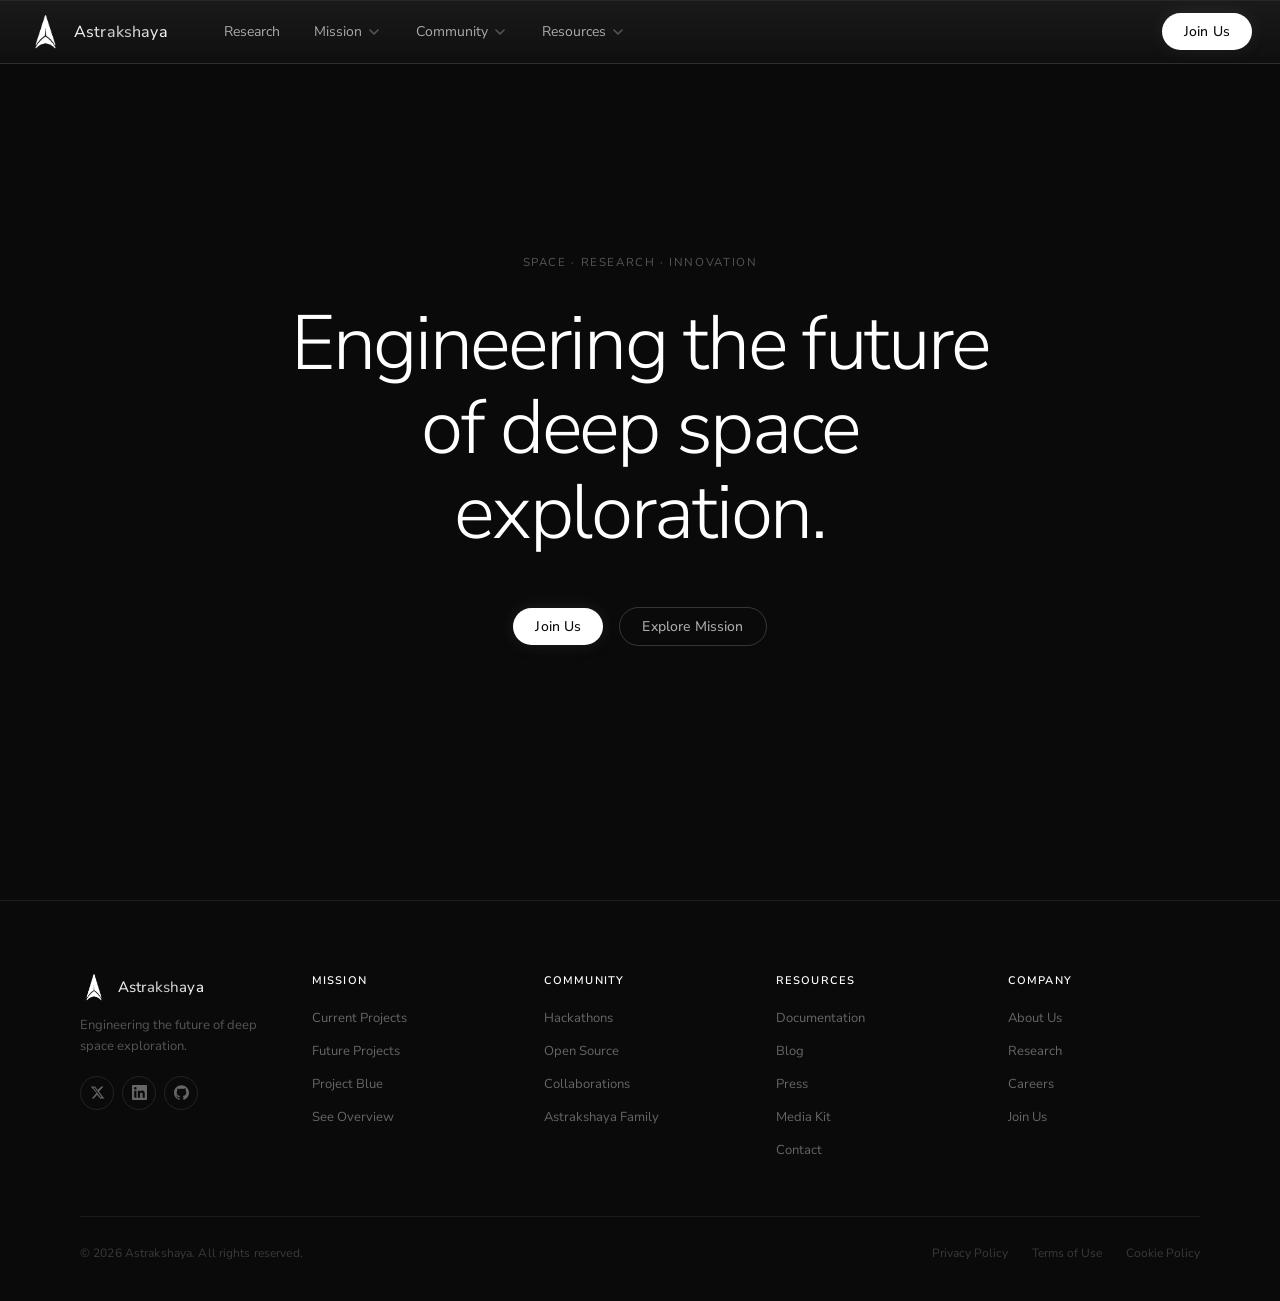
<file: index.html>
<!DOCTYPE html>
<html lang="en">
<head>
  <meta charset="UTF-8" />
  <meta name="viewport" content="width=device-width, initial-scale=1.0" />
  <title>Astrakshaya</title>
  <link rel="stylesheet" href="components/navbar/navbar.css" />
  <link rel="stylesheet" href="components/footer/footer.css" />
  <link rel="preconnect" href="https://fonts.googleapis.com" />
  <link rel="preconnect" href="https://fonts.gstatic.com" crossorigin />
  <link href="https://fonts.googleapis.com/css2?family=Nunito+Sans:opsz,wght@6..12,300;6..12,400;6..12,500;6..12,600&display=swap" rel="stylesheet" />
</head>
<body>

  <!-- Navbar loads here -->
  <header id="navbar-placeholder"></header>

  <main>
    <section class="hero">
      <div class="hero__content">
        <p class="hero__eyebrow">Space · Research · Innovation</p>
        <h1 class="hero__title">Engineering the future<br>of deep space exploration.</h1>
        <div class="hero__btns">
          <a href="html/join.html" class="navbar__cta">Join Us</a>
          <a href="html/mission.html" class="hero__btn-ghost">Explore Mission</a>
        </div>
      </div>
    </section>
  </main>

  <!-- Footer loads here -->
  <footer id="footer-placeholder"></footer>

  <!-- Component loader -->
  <script src="component.js"></script>
</body>
</html>
</file>
<file: components/navbar/navbar.css>
/* ============================================================
   ASTRAKSHAYA — NAVBAR CSS
   ============================================================ */

*, *::before, *::after { box-sizing: border-box; margin: 0; padding: 0; }

:root {
  --bg:           #0a0a0a;
  --nav-bg:       #0f0f0f;
  --drop-bg:      #141414;
  --border:       rgba(255,255,255,0.09);
  --border-drop:  rgba(255,255,255,0.11);
  --text:         #f2f2f2;
  --text-nav:     #aaaaaa;
  --text-nav-hov: #ffffff;
  --text-dim:     #555555;
  --text-head:    #e8e8e8;
  --text-sub:     #666666;
  --text-link:    #d0d0d0;
  --pill:         rgba(255,255,255,0.08);
  --pill-hover:   rgba(255,255,255,0.12);
  --pill-border:  rgba(255,255,255,0.13);
  --cta-bg:       #ffffff;
  --cta-fg:       #0a0a0a;
  --cta-hover:    #e8e8e8;
  --nav-h:        64px;
  --r-pill:       999px;
  --ease:         cubic-bezier(0.2, 0, 0, 1);
  --font:         'Nunito Sans', -apple-system, BlinkMacSystemFont, sans-serif;
}

html { scroll-behavior: smooth; }
body {
  font-family: var(--font);
  background: var(--bg);
  color: var(--text);
  -webkit-font-smoothing: antialiased;
}
a  { text-decoration: none; color: inherit; }
ul { list-style: none; }
button { background: none; border: none; cursor: pointer; font: inherit; color: inherit; padding: 0; }

/* ── NAVBAR ───────────────────────────────────────────────── */
.navbar {
  position: fixed;
  inset: 0 0 auto 0;
  z-index: 900;
}

.navbar__bar {
  height: var(--nav-h);
  background: linear-gradient(180deg, #1a1a1a 0%, #0f0f0f 100%);
  border-bottom: 1px solid var(--border);
  box-shadow: inset 0 1px 0 rgba(255,255,255,0.06);
  display: flex;
  align-items: center;
  padding: 0 28px;
  transition: box-shadow .3s var(--ease), background .3s var(--ease);
}

.navbar.is-scrolled .navbar__bar {
  background: linear-gradient(180deg, #191919 0%, #0d0d0d 100%);
  box-shadow:
    inset 0 1px 0 rgba(255,255,255,0.08),
    0 8px 40px rgba(0,0,0,0.8),
    0 2px 10px rgba(0,0,0,0.5);
  backdrop-filter: blur(16px);
  -webkit-backdrop-filter: blur(16px);
}

/* ── LOGO ─────────────────────────────────────────────────── */
.navbar__logo {
  display: flex;
  align-items: center;
  gap: 11px;
  flex-shrink: 0;
  margin-right: 40px;
  transition: opacity .2s;
}
.navbar__logo:hover { opacity: .82; }

.navbar__logo-img {
  width: 35px;
  height: 35px;
  object-fit: contain;
  display: block;
  filter: brightness(0) invert(1) brightness(1.1);
}

.navbar__logo-text {
  font-size: 1rem;
  font-weight: 500;
  letter-spacing: .01em;
  background: linear-gradient(135deg, #ffffff 0%, #c0c0c0 55%, #ffffff 100%);
  -webkit-background-clip: text;
  -webkit-text-fill-color: transparent;
  background-clip: text;
  line-height: 1;
}

/* ── NAV LIST ─────────────────────────────────────────────── */
.navbar__nav { flex: 1; }

.navbar__list {
  display: flex;
  align-items: center;
  gap: 2px;
}

.navbar__item { position: relative; }

.navbar__link,
.navbar__trigger {
  display: inline-flex;
  align-items: center;
  gap: 4px;
  padding: 7px 15px;
  border-radius: var(--r-pill);
  font-size: .875rem;
  font-weight: 400;
  color: var(--text-nav);
  background: transparent;
  border: 1px solid transparent;
  white-space: nowrap;
  transition: background .1s var(--ease), color .1s var(--ease), border-color .1s;
}
.navbar__link:hover,
.navbar__trigger:hover {
  color: var(--text-nav-hov);
  background: var(--pill);
  border-color: var(--pill-border);
}

.navbar__item--drop.is-open > .navbar__trigger {
  color: var(--text-nav-hov);
  background: var(--pill-hover);
  border-color: var(--pill-border);
}

.navbar__chevron {
  color: var(--text-dim);
  flex-shrink: 0;
  transition: transform .2s var(--ease), color .1s;
}
.navbar__item--drop.is-open > .navbar__trigger .navbar__chevron {
  transform: rotate(180deg);
  color: var(--text-nav);
}

/* ── RIGHT ────────────────────────────────────────────────── */
.navbar__right {
  display: flex;
  align-items: center;
  gap: 14px;
  margin-left: auto;
  flex-shrink: 0;
}

/* ── CTA ICON ─────────────────────────────────────────────── */
.navbar__cta-icon {
  width: 14px;
  height: 14px;
  display: block;
  flex-shrink: 0;
  filter: brightness(0);
}

/* ── CTA ──────────────────────────────────────────────────── */
.navbar__cta {
  display: inline-flex;
  align-items: center;
  gap: 7px;
  padding: 9px 22px;
  background: var(--cta-bg);
  color: var(--cta-fg);
  border-radius: var(--r-pill);
  font-size: .875rem;
  font-weight: 500;
  letter-spacing: .01em;
  white-space: nowrap;
  transition: background .18s var(--ease), box-shadow .25s, transform .15s;
  box-shadow: 0 0 18px rgba(255,255,255,0.1), 0 3px 12px rgba(0,0,0,0.4);
}
.navbar__cta:hover {
  background: var(--cta-hover);
  box-shadow: 0 0 28px rgba(255,255,255,0.16), 0 4px 18px rgba(0,0,0,0.5);
}
.navbar__cta:active { transform: scale(.97); }

/* ── HAMBURGER ────────────────────────────────────────────── */
.navbar__hamburger {
  display: none;
  flex-direction: column;
  justify-content: center;
  gap: 5px;
  width: 38px;
  height: 38px;
  padding: 8px;
  border-radius: 50%;
  border: 1px solid transparent;
  transition: background .18s, border-color .18s;
}
.navbar__hamburger:hover { background: var(--pill); border-color: var(--pill-border); }
.navbar__hamburger span {
  display: block;
  height: 1.5px;
  background: var(--text-nav);
  border-radius: 2px;
  transition: transform .3s var(--ease), opacity .2s, width .25s;
  transform-origin: center;
}
.navbar__hamburger span:nth-child(3) { width: 65%; }
.navbar__hamburger.is-open span:nth-child(1) { transform: translateY(6.5px) rotate(45deg); }
.navbar__hamburger.is-open span:nth-child(2) { opacity: 0; }
.navbar__hamburger.is-open span:nth-child(3) { width: 100%; transform: translateY(-6.5px) rotate(-45deg); }

/* ── DROPDOWN ─────────────────────────────────────────────── */
.dropdown {
  position: absolute;
  top: 100%;
  left: 0;
  right: 0;
  width: 100%;
  background: var(--drop-bg);
  border-bottom: 1px solid var(--border-drop);
  box-shadow:
    inset 0 1px 0 rgba(255,255,255,0.05),
    0 20px 60px rgba(0,0,0,0.8),
    0 6px 20px rgba(0,0,0,0.5);
  opacity: 0;
  pointer-events: none;
  transform: translateY(-6px);
  transition: opacity .15s var(--ease), transform .15s var(--ease);
}
.dropdown.is-open {
  opacity: 1;
  pointer-events: all;
  transform: translateY(0);
}

.dropdown__inner {
  max-width: 1280px;
  margin: 0 auto;
  padding: 36px 80px 40px 80px;
  display: flex;
  gap: 140px;
  align-items: flex-start;
}

.dropdown__info {
  flex-shrink: 0;
  width: 320px;
}

.dropdown__headline {
  font-size: 1.25rem;
  font-weight: 400;
  line-height: 1.45;
  color: var(--text-head);
  margin-bottom: 14px;
}

.dropdown__sub {
  font-size: .875rem;
  color: var(--text-sub);
  line-height: 1.65;
  margin-bottom: 24px;
}

.dropdown__see-all {
  display: inline-flex;
  align-items: center;
  padding: 8px 20px;
  border: 1px solid rgba(255,255,255,0.14);
  border-radius: var(--r-pill);
  font-size: .8125rem;
  font-weight: 400;
  color: var(--text-nav);
  background: rgba(255,255,255,0.04);
  transition: background .18s, color .18s, border-color .18s;
}
.dropdown__see-all:hover {
  background: rgba(255,255,255,0.09);
  border-color: rgba(255,255,255,0.22);
  color: var(--text);
}

.dropdown__links {
  flex: 1;
  display: flex;
  flex-direction: column;
  padding-top: 4px;
}

.dropdown__link {
  display: flex;
  align-items: center;
  justify-content: space-between;
  padding: 14px 0;
  font-size: 1.05rem;
  font-weight: 400;
  color: var(--text-link);
  border-bottom: 1px solid rgba(255,255,255,0.07);
  transition: color .15s, padding-left .2s var(--ease);
}
.dropdown__links li:last-child .dropdown__link { border-bottom: none; }

.dropdown__link span {
  font-size: 1.2rem;
  font-weight: 300;
  color: var(--text-dim);
  flex-shrink: 0;
  transition: transform .2s var(--ease), color .15s;
}
.dropdown__link:hover { color: #ffffff; padding-left: 8px; }
.dropdown__link:hover span { transform: translateX(5px); color: var(--text-nav); }

/* ── BLUR OVERLAY ─────────────────────────────────────────── */
.dropdown-overlay {
  position: fixed;
  inset: 0;
  top: var(--nav-h);
  background: rgba(0,0,0,0.45);
  backdrop-filter: blur(8px);
  -webkit-backdrop-filter: blur(8px);
  z-index: 899;
  opacity: 0;
  pointer-events: none;
  transition: opacity .2s var(--ease);
}
.dropdown-overlay.is-visible {
  opacity: 1;
}

/* ── MOBILE MENU ──────────────────────────────────────────── */
.mobile-menu {
  display: none;
  position: absolute;
  top: var(--nav-h);
  left: 0; right: 0;
  background: #0e0e0e;
  border-top: 1px solid var(--border);
  overflow-y: auto;
  max-height: calc(100vh - var(--nav-h));
  opacity: 0;
  transform: translateY(-6px);
  pointer-events: none;
  transition: opacity .25s var(--ease), transform .25s var(--ease);
}
.mobile-menu.is-open {
  opacity: 1;
  transform: translateY(0);
  pointer-events: all;
}

.mobile-list { display: flex; flex-direction: column; padding: 8px 0 32px; }

.mobile-link {
  display: flex;
  align-items: center;
  justify-content: space-between;
  width: 100%;
  padding: 15px 24px;
  font-size: .9375rem;
  color: var(--text-nav);
  transition: background .15s, color .15s;
}
.mobile-link:hover { background: var(--pill); color: var(--text); }

.mobile-sub {
  overflow: hidden;
  max-height: 0;
  background: rgba(255,255,255,0.02);
  transition: max-height .3s var(--ease);
}
.mobile-sub.is-open { max-height: 400px; }

.mobile-sublink {
  display: block;
  padding: 12px 24px 12px 40px;
  font-size: .875rem;
  color: var(--text-dim);
  transition: color .15s, background .15s;
}
.mobile-sublink:hover { color: var(--text); background: var(--pill); }

.mobile-group__btn[aria-expanded="true"] .navbar__chevron { transform: rotate(180deg); }

.mobile-cta-row { padding: 20px 24px 0; }
.mobile-cta-row .navbar__cta { width: 100%; justify-content: center; }

/* ── HERO ─────────────────────────────────────────────────── */
.hero {
  min-height: 100vh;
  display: flex;
  align-items: center;
  justify-content: center;
  text-align: center;
  padding: 0 24px;
  background: #0a0a0a;
}

.hero__content {
  max-width: 780px;
}

.hero__eyebrow {
  font-size: .72rem;
  letter-spacing: .14em;
  text-transform: uppercase;
  color: var(--text-dim);
  margin-bottom: 32px;
}

.hero__title {
  font-size: clamp(2.8rem, 6vw, 5rem);
  font-weight: 300;
  letter-spacing: -.03em;
  line-height: 1.1;
  color: #ffffff;
  margin-bottom: 52px;
}

.hero__btns {
  display: flex;
  align-items: center;
  justify-content: center;
  gap: 16px;
  flex-wrap: wrap;
}

.hero__btn-ghost {
  display: inline-flex;
  align-items: center;
  gap: 7px;
  padding: 9px 22px;
  font-size: .875rem;
  font-weight: 500;
  color: var(--text-nav);
  border: 1px solid rgba(255,255,255,0.18);
  border-radius: var(--r-pill);
  background: transparent;
  letter-spacing: .01em;
  transition: color .18s, border-color .2s, background .18s;
}
.hero__btn-ghost:hover {
  color: var(--text);
  border-color: rgba(255,255,255,0.38);
  background: rgba(255,255,255,0.04);
}

.filler {
  min-height: 80vh;
  display: flex;
  align-items: center;
  justify-content: center;
  background: #080808;
  border-top: 1px solid var(--border);
  color: var(--text-dim);
  font-size: .85rem;
}

/* ── RESPONSIVE ───────────────────────────────────────────── */
@media (max-width: 860px) {
  .navbar__nav { display: none; }
  .navbar__right > .navbar__cta { display: none; }
  .navbar__hamburger { display: flex; }
  .mobile-menu { display: block; }
}

@media (max-width: 600px) {
  .navbar__bar { padding: 0 16px; }
  .dropdown__inner { padding: 32px 24px 36px; gap: 40px; flex-direction: column; }
  .dropdown__info { width: 100%; }
}
</file>
<file: components/footer/footer.css>
/* ============================================================
   ASTRAKSHAYA — FOOTER CSS
   ============================================================ */

.footer {
  background: #0a0a0a;
  border-top: 1px solid rgba(255,255,255,0.09);
  padding: 72px 80px 40px;
  font-family: 'Nunito Sans', -apple-system, BlinkMacSystemFont, sans-serif;
  -webkit-font-smoothing: antialiased;
  color: #f2f2f2;
}

/* ── TOP GRID ─────────────────────────────────────────────── */
.footer__top {
  display: grid;
  grid-template-columns: repeat(5, 1fr);
  gap: 40px;
  padding-bottom: 56px;
  border-bottom: 1px solid rgba(255,255,255,0.07);
}

/* ── BRAND COL ────────────────────────────────────────────── */
.footer__brand {
  display: flex;
  flex-direction: column;
  gap: 14px;
  grid-column: span 1;
}

.footer__logo {
  display: flex;
  align-items: center;
  gap: 10px;
  text-decoration: none;
}

.footer__logo-img {
  width: 28px;
  height: 28px;
  object-fit: contain;
  filter: brightness(0) invert(1) brightness(1.1);
}

.footer__logo-text {
  font-size: .9375rem;
  font-weight: 500;
  letter-spacing: .01em;
  background: linear-gradient(135deg, #ffffff 0%, #c0c0c0 55%, #ffffff 100%);
  -webkit-background-clip: text;
  -webkit-text-fill-color: transparent;
  background-clip: text;
}

.footer__tagline {
  font-size: .8125rem;
  color: #555555;
  line-height: 1.65;
}

.footer__socials {
  display: flex;
  gap: 8px;
  margin-top: 4px;
}

.footer__social-btn {
  display: flex;
  align-items: center;
  justify-content: center;
  width: 34px;
  height: 34px;
  border-radius: 50%;
  border: 1px solid rgba(255,255,255,0.1);
  background: transparent;
  color: #666666;
  text-decoration: none;
  transition: border-color .15s, color .15s, background .15s;
  flex-shrink: 0;
}
.footer__social-btn:hover {
  border-color: rgba(255,255,255,0.25);
  color: #ffffff;
  background: rgba(255,255,255,0.06);
}
.footer__social-btn svg {
  width: 15px;
  height: 15px;
}

/* ── NAV COLUMNS ──────────────────────────────────────────── */
.footer__col {
  min-width: 0;
}

.footer__col-title {
  font-size: .6875rem;
  font-weight: 600;
  letter-spacing: .1em;
  text-transform: uppercase;
  color: #ffffff;
  margin-bottom: 18px;
  margin-top: 0;
}

.footer__col-list {
  list-style: none;
  padding: 0;
  margin: 0;
  display: flex;
  flex-direction: column;
  gap: 11px;
}

.footer__col-link {
  font-size: .8125rem;
  color: #666666;
  text-decoration: none;
  transition: color .15s;
  line-height: 1;
}
.footer__col-link:hover { color: #d0d0d0; }

/* ── BOTTOM BAR ───────────────────────────────────────────── */
.footer__bottom {
  display: flex;
  align-items: center;
  justify-content: space-between;
  padding-top: 28px;
  gap: 24px;
  flex-wrap: wrap;
}

.footer__copy {
  font-size: .75rem;
  color: #3a3a3a;
  letter-spacing: .01em;
}

.footer__legal {
  display: flex;
  gap: 24px;
  flex-wrap: wrap;
}

.footer__legal-link {
  font-size: .75rem;
  color: #3a3a3a;
  text-decoration: none;
  transition: color .15s;
}
.footer__legal-link:hover { color: #888888; }

/* ── RESPONSIVE ───────────────────────────────────────────── */
@media (max-width: 1024px) {
  .footer { padding: 56px 40px 36px; }
  .footer__top {
    grid-template-columns: repeat(3, 1fr);
    gap: 40px 32px;
  }
  .footer__brand { grid-column: 1 / -1; flex-direction: row; flex-wrap: wrap; gap: 24px; align-items: flex-start; }
}

@media (max-width: 640px) {
  .footer { padding: 48px 20px 32px; }
  .footer__top {
    grid-template-columns: 1fr 1fr;
    gap: 36px 24px;
  }
  .footer__brand { grid-column: 1 / -1; flex-direction: column; gap: 14px; }
  .footer__bottom { flex-direction: column; align-items: flex-start; gap: 16px; }
  .footer__legal { gap: 16px; }
}
</file>
